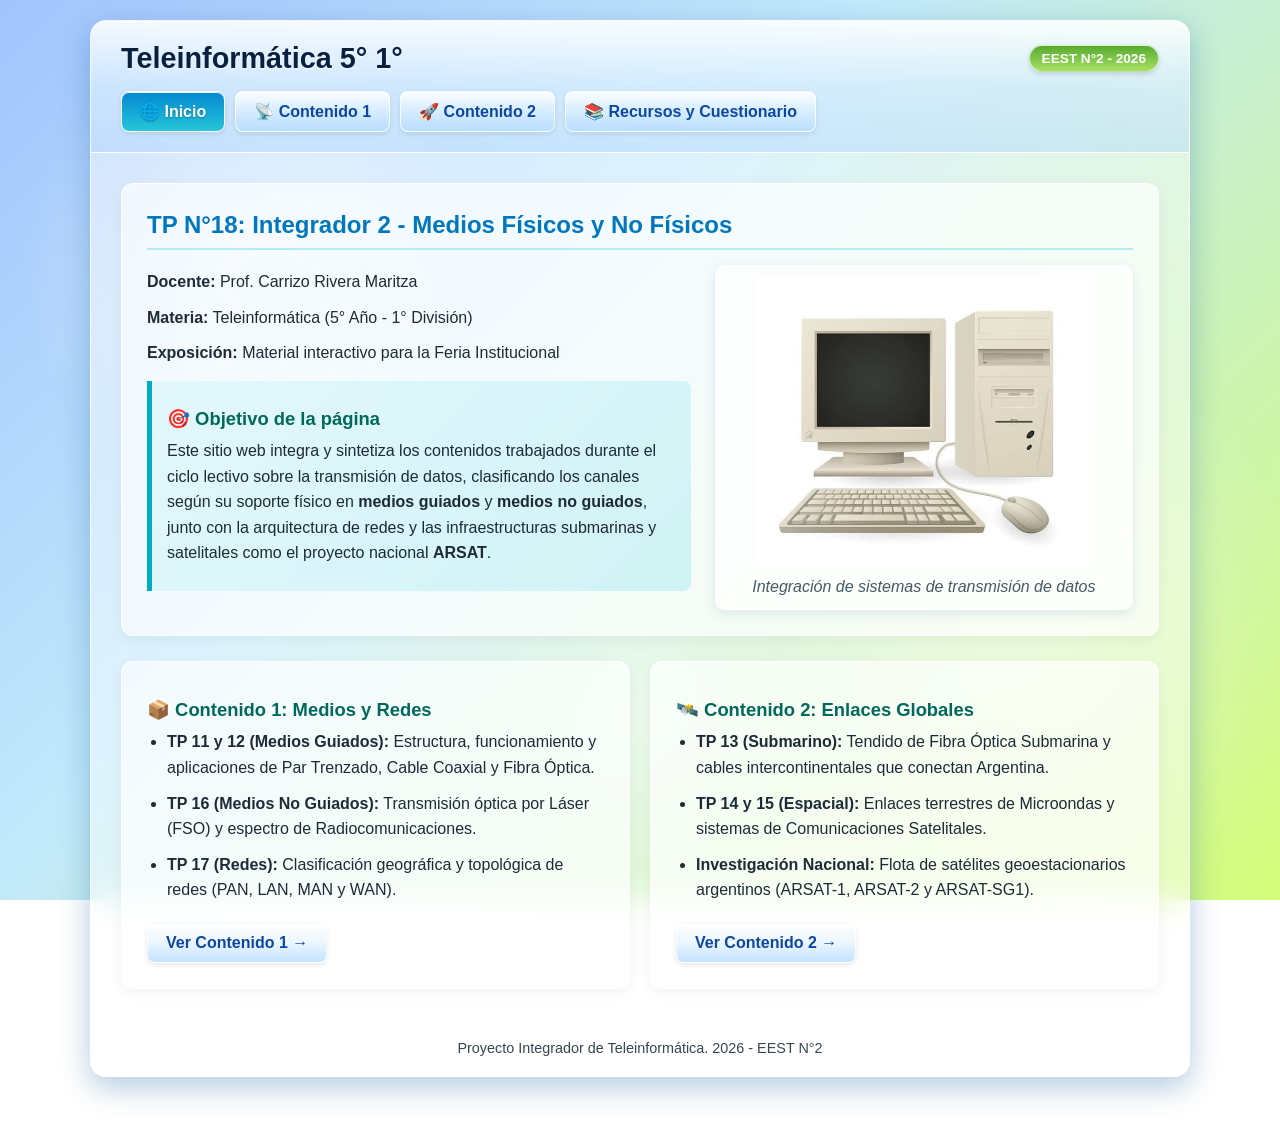
<file: index.html>
<!DOCTYPE html>
<html lang="es">
<head>
  <meta charset="UTF-8">
  <meta name="viewport" content="width=device-width, initial-scale=1.0">
  <title>TP N°18 Integrador - Teleinformática</title>
  <link rel="stylesheet" href="style.css">
  <link rel="icon" href="imagenes/images (copia 1).jpeg" type="image/png">
<meta name="viewport" content="width=device-width, initial-scale=1.0">
</head>
<body>

  <div class="window-container">
    <header>
      <div class="title-bar">
        <h1>Teleinformática 5° 1°</h1>
        <span class="badge-info">EEST N°2 - 2026</span>
      </div>
      <nav>
        <a href="index.html" class="nav-btn active">🌐 Inicio</a>
        <a href="index2.html" class="nav-btn">📡 Contenido 1</a>
        <a href="index3.html" class="nav-btn">🚀 Contenido 2</a>
        <a href="index4.html" class="nav-btn">📚 Recursos y Cuestionario</a>
      </nav>
    </header>

    <main>
      <section class="content-card">
        <h2>TP N°18: Integrador 2 - Medios Físicos y No Físicos</h2>
        
        <div class="split-content">
          <div>
            <p><strong>Docente:</strong> Prof. Carrizo Rivera Maritza</p>
            <p><strong>Materia:</strong> Teleinformática (5° Año - 1° División)</p>
            <p><strong>Exposición:</strong> Material interactivo para la Feria Institucional</p>
            
            <div class="info-box">
              <h3>🎯 Objetivo de la página</h3>
              <p>Este sitio web integra y sintetiza los contenidos trabajados durante el ciclo lectivo sobre la transmisión de datos, clasificando los canales según su soporte físico en <strong>medios guiados</strong> y <strong>medios no guiados</strong>, junto con la arquitectura de redes y las infraestructuras submarinas y satelitales como el proyecto nacional <strong>ARSAT</strong>.</p>
            </div>
          </div>

          <div class="image-box" style="margin-top: 0;">
            <img src="imagenes/images.jpeg" alt="Esquema general de telecomunicaciones">
            <p class="image-caption">Integración de sistemas de transmisión de datos</p>
          </div>
        </div>
      </section>

      <div class="grid-2">
        <div class="content-card" style="margin-bottom: 0;">
          <h3>📦 Contenido 1: Medios y Redes</h3>
          <ul>
            <li><strong>TP 11 y 12 (Medios Guiados):</strong> Estructura, funcionamiento y aplicaciones de Par Trenzado, Cable Coaxial y Fibra Óptica.</li>
            <li><strong>TP 16 (Medios No Guiados):</strong> Transmisión óptica por Láser (FSO) y espectro de Radiocomunicaciones.</li>
            <li><strong>TP 17 (Redes):</strong> Clasificación geográfica y topológica de redes (PAN, LAN, MAN y WAN).</li>
          </ul>
          <a href="index2.html" class="nav-btn" style="margin-top: 10px;">Ver Contenido 1 →</a>
        </div>

        <div class="content-card" style="margin-bottom: 0;">
          <h3>🛰️ Contenido 2: Enlaces Globales</h3>
          <ul>
            <li><strong>TP 13 (Submarino):</strong> Tendido de Fibra Óptica Submarina y cables intercontinentales que conectan Argentina.</li>
            <li><strong>TP 14 y 15 (Espacial):</strong> Enlaces terrestres de Microondas y sistemas de Comunicaciones Satelitales.</li>
            <li><strong>Investigación Nacional:</strong> Flota de satélites geoestacionarios argentinos (ARSAT-1, ARSAT-2 y ARSAT-SG1).</li>
          </ul>
          <a href="index3.html" class="nav-btn" style="margin-top: 10px;">Ver Contenido 2 →</a>
        </div>
      </div>
    </main>

    <footer>
      <p>Proyecto Integrador de Teleinformática. 2026 - EEST N°2</p>
    </footer>
  </div>

</body>
</html>
</file>
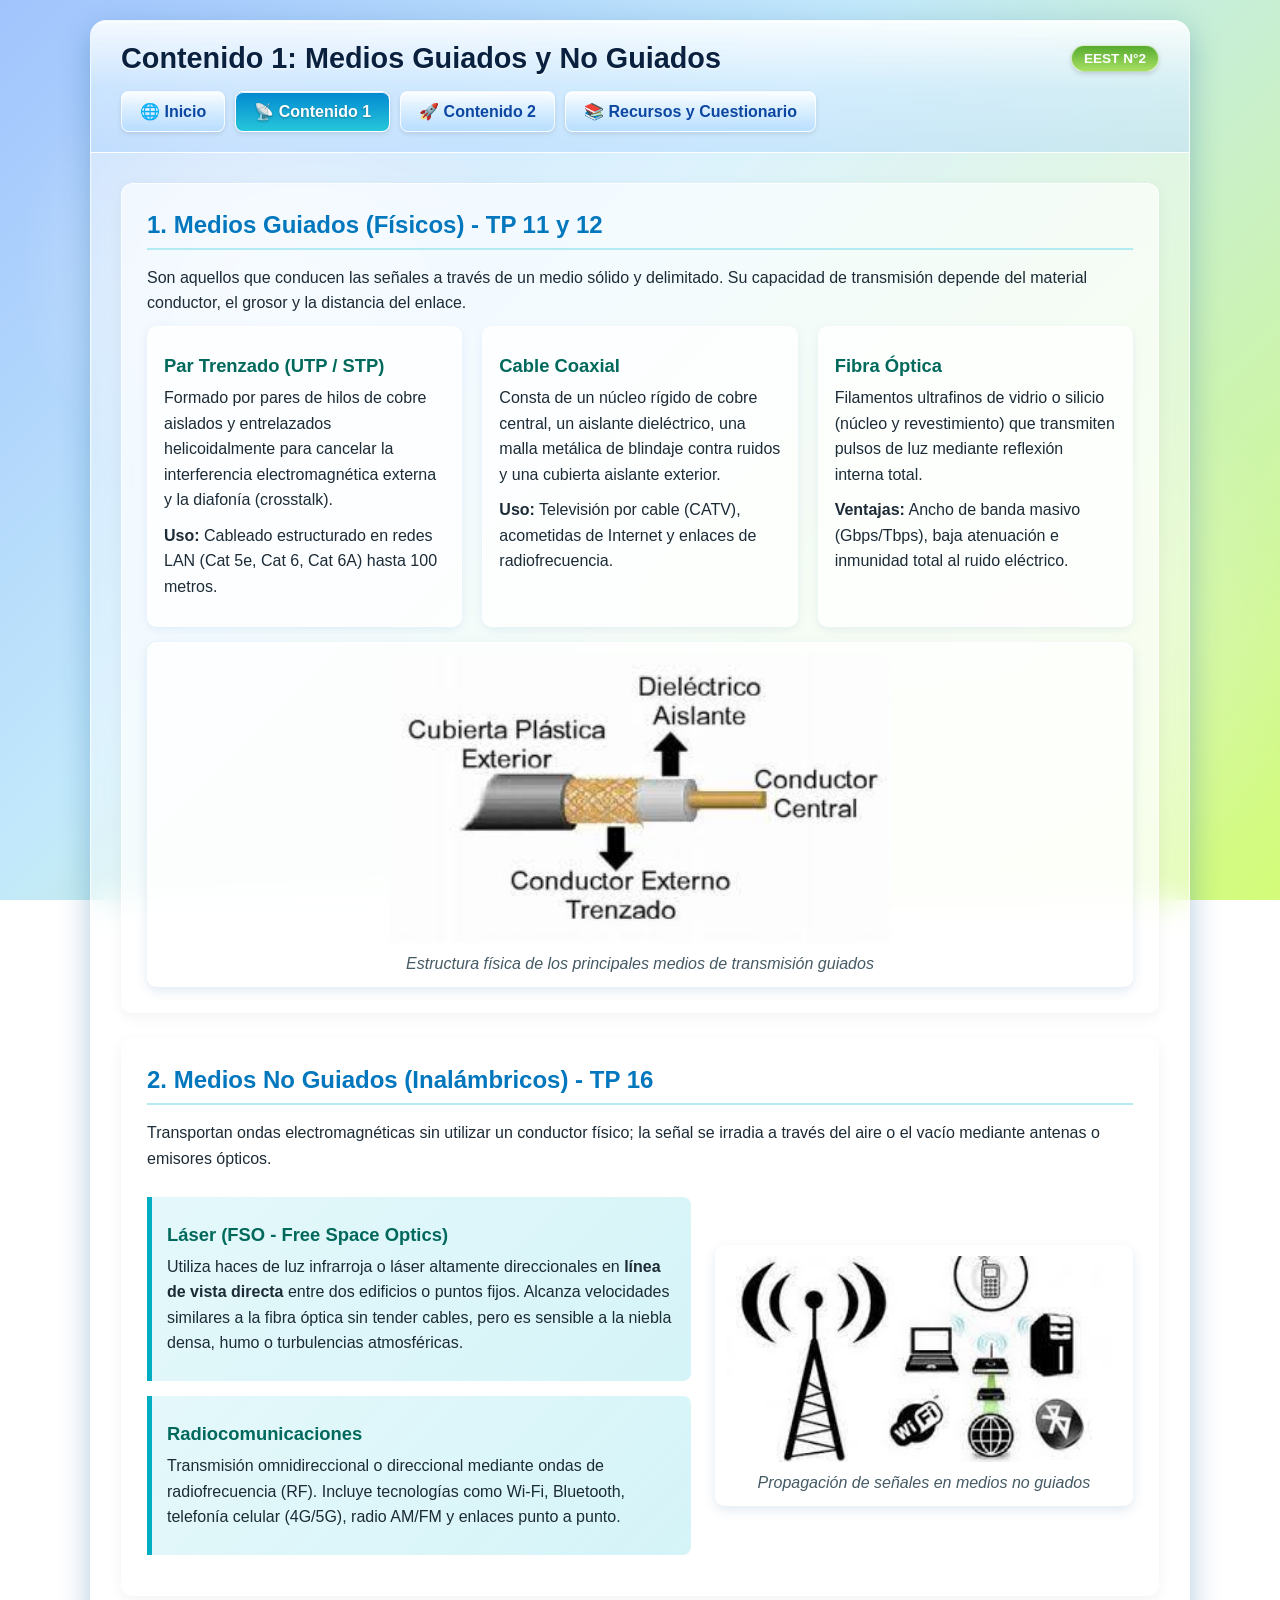
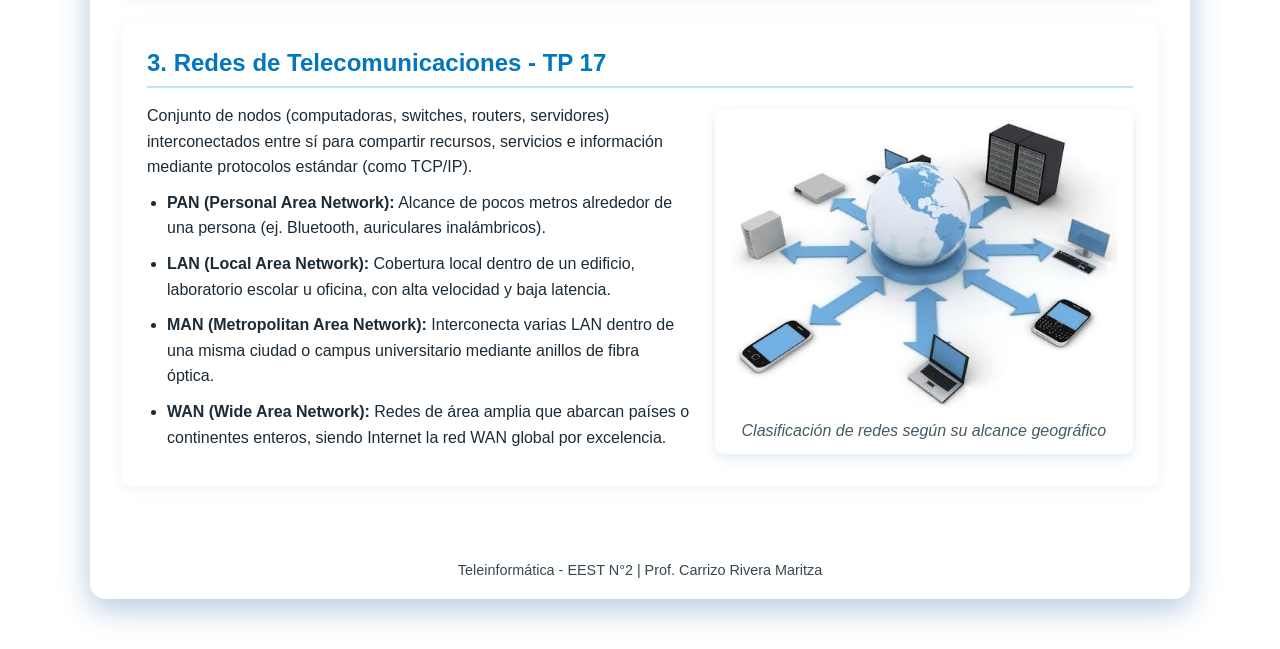
<file: index2.html>
<!DOCTYPE html>
<html lang="es">
<head>
  <meta charset="UTF-8">
  <meta name="viewport" content="width=device-width, initial-scale=1.0">
  <title>Contenido 1 - TP N°18 Teleinformática</title>
  <link rel="stylesheet" href="style.css">
  <link rel="icon" href="imagenes/images (copia 1).jpeg" type="image/png">
<meta name="viewport" content="width=device-width, initial-scale=1.0">
</head>
<body>

  <div class="window-container">
    <header>
      <div class="title-bar">
        <h1>Contenido 1: Medios Guiados y No Guiados</h1>
        <span class="badge-info">EEST N°2</span>
      </div>
      <nav>
        <a href="index.html" class="nav-btn">🌐 Inicio</a>
        <a href="index2.html" class="nav-btn active">📡 Contenido 1</a>
        <a href="index3.html" class="nav-btn">🚀 Contenido 2</a>
        <a href="index4.html" class="nav-btn">📚 Recursos y Cuestionario</a>
      </nav>
    </header>

    <main>
      <!-- Par Trenzado, Coaxial, Fibra Óptica -->
      <section class="content-card">
        <h2>1. Medios Guiados (Físicos) - TP 11 y 12</h2>
        <p>Son aquellos que conducen las señales a través de un medio sólido y delimitado. Su capacidad de transmisión depende del material conductor, el grosor y la distancia del enlace.</p>
        
        <div class="grid-3">
          <div class="sub-card">
            <div>
              <h3>Par Trenzado (UTP / STP)</h3>
              <p>Formado por pares de hilos de cobre aislados y entrelazados helicoidalmente para cancelar la interferencia electromagnética externa y la diafonía (crosstalk).</p>
              <p><strong>Uso:</strong> Cableado estructurado en redes LAN (Cat 5e, Cat 6, Cat 6A) hasta 100 metros.</p>
            </div>
          </div>
          <div class="sub-card">
            <div>
              <h3>Cable Coaxial</h3>
              <p>Consta de un núcleo rígido de cobre central, un aislante dieléctrico, una malla metálica de blindaje contra ruidos y una cubierta aislante exterior.</p>
              <p><strong>Uso:</strong> Televisión por cable (CATV), acometidas de Internet y enlaces de radiofrecuencia.</p>
            </div>
          </div>
          <div class="sub-card">
            <div>
              <h3>Fibra Óptica</h3>
              <p>Filamentos ultrafinos de vidrio o silicio (núcleo y revestimiento) que transmiten pulsos de luz mediante reflexión interna total.</p>
              <p><strong>Ventajas:</strong> Ancho de banda masivo (Gbps/Tbps), baja atenuación e inmunidad total al ruido eléctrico.</p>
            </div>
          </div>
        </div>

        <div class="image-box">
          <img src="imagenes/medio.jpeg" alt="Comparativa de cables guiados: par trenzado, coaxial y fibra óptica">
          <p class="image-caption">Estructura física de los principales medios de transmisión guiados</p>
        </div>
      </section>

      <!-- Láser y Radiocomunicaciones -->
      <section class="content-card">
        <h2>2. Medios No Guiados (Inalámbricos) - TP 16</h2>
        <p>Transportan ondas electromagnéticas sin utilizar un conductor físico; la señal se irradia a través del aire o el vacío mediante antenas o emisores ópticos.</p>
        
        <div class="split-content">
          <div>
            <div class="info-box">
              <h3>Láser (FSO - Free Space Optics)</h3>
              <p>Utiliza haces de luz infrarroja o láser altamente direccionales en <strong>línea de vista directa</strong> entre dos edificios o puntos fijos. Alcanza velocidades similares a la fibra óptica sin tender cables, pero es sensible a la niebla densa, humo o turbulencias atmosféricas.</p>
            </div>
            <div class="info-box">
              <h3>Radiocomunicaciones</h3>
              <p>Transmisión omnidireccional o direccional mediante ondas de radiofrecuencia (RF). Incluye tecnologías como Wi-Fi, Bluetooth, telefonía celular (4G/5G), radio AM/FM y enlaces punto a punto.</p>
            </div>
          </div>

          <div class="image-box" style="margin-top: 0;">
            <img src="imagenes/noguiados.jpeg" alt="Transmisión inalámbrica y espectro electromagnético">
            <p class="image-caption">Propagación de señales en medios no guiados</p>
          </div>
        </div>
      </section>

      <!-- Redes de Telecomunicaciones -->
      <section class="content-card">
        <h2>3. Redes de Telecomunicaciones - TP 17</h2>
        <div class="split-content">
          <div>
            <p>Conjunto de nodos (computadoras, switches, routers, servidores) interconectados entre sí para compartir recursos, servicios e información mediante protocolos estándar (como TCP/IP).</p>
            <ul>
              <li><strong>PAN (Personal Area Network):</strong> Alcance de pocos metros alrededor de una persona (ej. Bluetooth, auriculares inalámbricos).</li>
              <li><strong>LAN (Local Area Network):</strong> Cobertura local dentro de un edificio, laboratorio escolar u oficina, con alta velocidad y baja latencia.</li>
              <li><strong>MAN (Metropolitan Area Network):</strong> Interconecta varias LAN dentro de una misma ciudad o campus universitario mediante anillos de fibra óptica.</li>
              <li><strong>WAN (Wide Area Network):</strong> Redes de área amplia que abarcan países o continentes enteros, siendo Internet la red WAN global por excelencia.</li>
            </ul>
          </div>

          <div class="image-box" style="margin-top: 0;">
            <img src="imagenes/redes.jpeg" alt="Esquema de redes LAN, MAN y WAN">
            <p class="image-caption">Clasificación de redes según su alcance geográfico</p>
          </div>
        </div>
      </section>
    </main>

    <footer>
      <p>Teleinformática - EEST N°2 | Prof. Carrizo Rivera Maritza</p>
    </footer>
  </div>

</body>
</html>
</file>
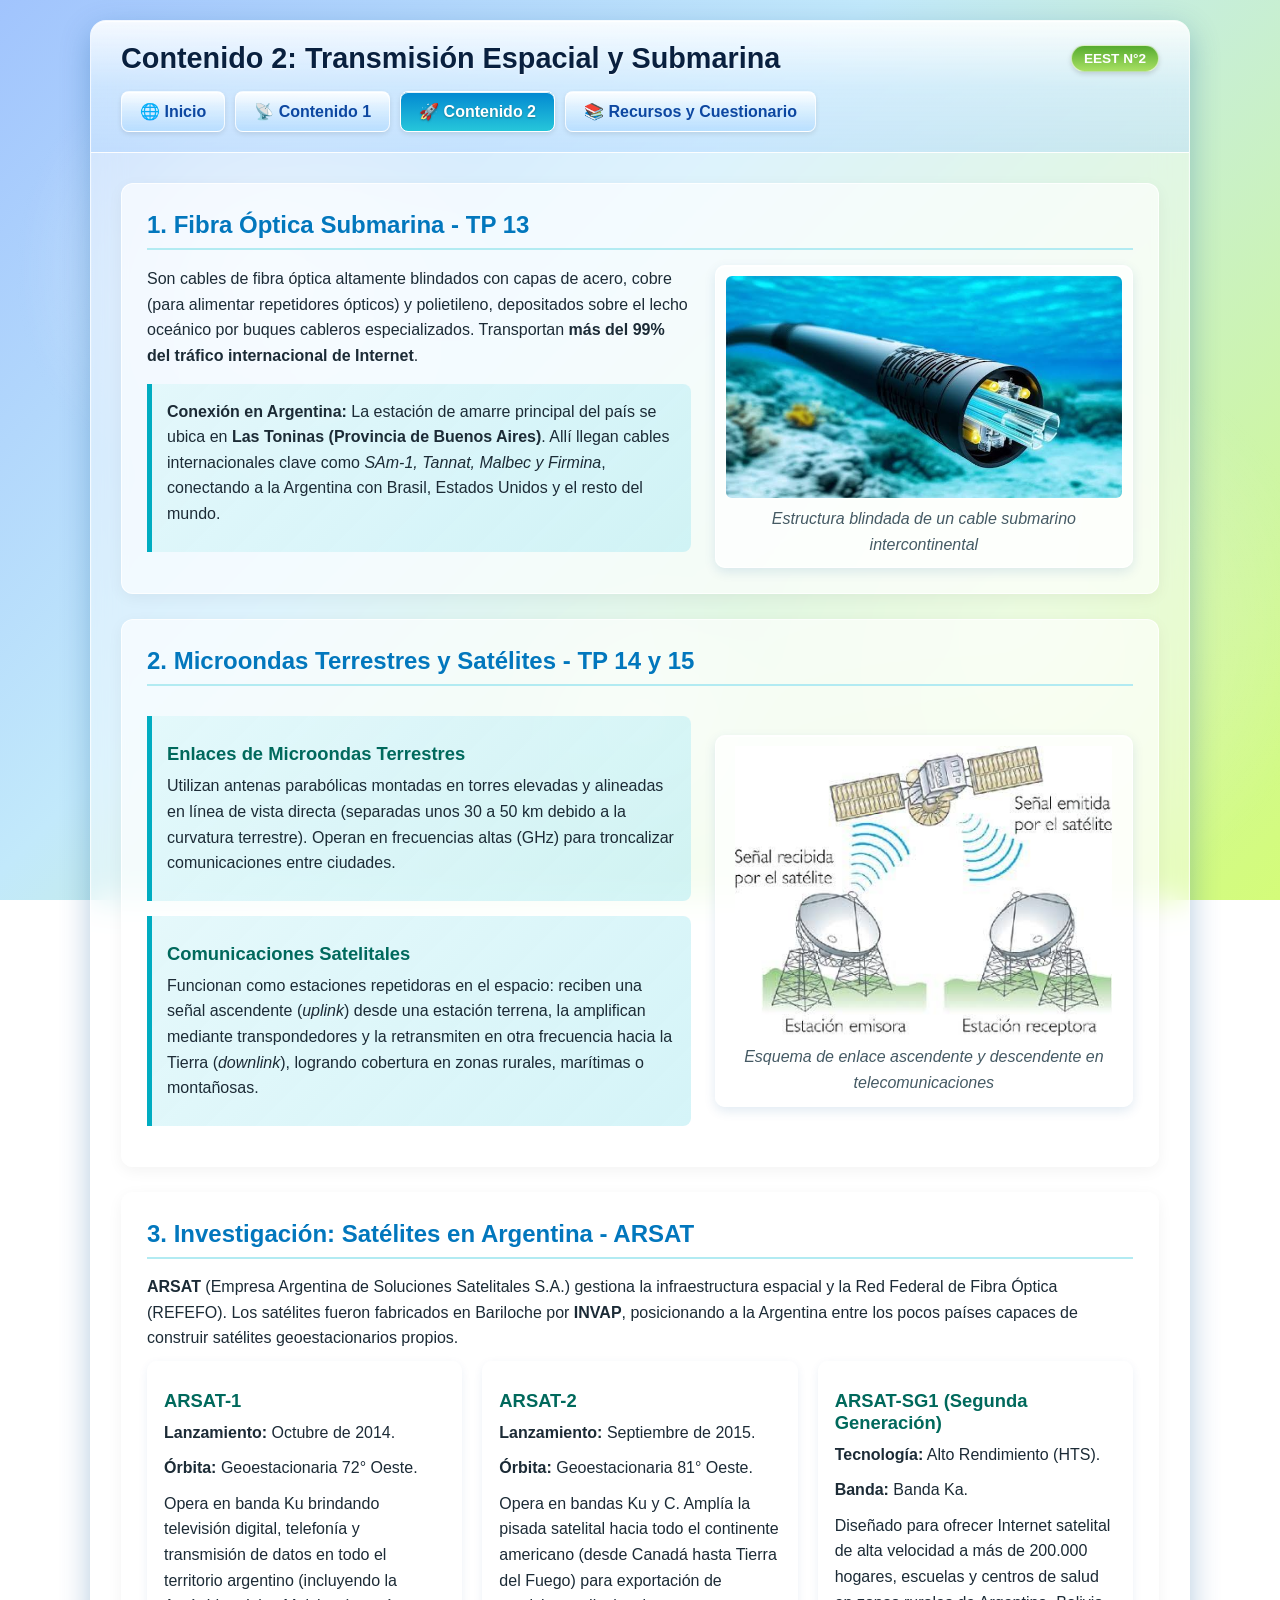
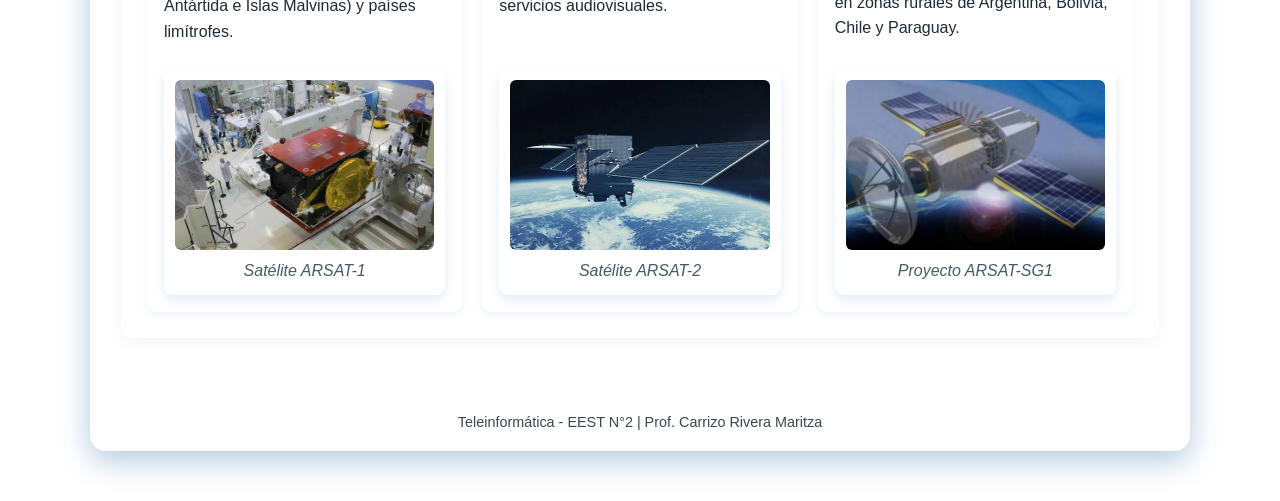
<file: index3.html>
<!DOCTYPE html>
<html lang="es">
<head>
  <meta charset="UTF-8">
  <meta name="viewport" content="width=device-width, initial-scale=1.0">
  <title>Contenido 2 - TP N°18 Teleinformática</title>
  <link rel="stylesheet" href="style.css">
  <link rel="icon" href="imagenes/images (copia 1).jpeg" type="image/png">
<meta name="viewport" content="width=device-width, initial-scale=1.0">
</head>
<body>

  <div class="window-container">
    <header>
      <div class="title-bar">
        <h1>Contenido 2: Transmisión Espacial y Submarina</h1>
        <span class="badge-info">EEST N°2</span>
      </div>
      <nav>
        <a href="index.html" class="nav-btn">🌐 Inicio</a>
        <a href="index2.html" class="nav-btn">📡 Contenido 1</a>
        <a href="index3.html" class="nav-btn active">🚀 Contenido 2</a>
        <a href="index4.html" class="nav-btn">📚 Recursos y Cuestionario</a>
      </nav>
    </header>

    <main>
      <!-- Fibra Óptica Submarina -->
      <section class="content-card">
        <h2>1. Fibra Óptica Submarina - TP 13</h2>
        <div class="split-content">
          <div>
            <p>Son cables de fibra óptica altamente blindados con capas de acero, cobre (para alimentar repetidores ópticos) y polietileno, depositados sobre el lecho oceánico por buques cableros especializados. Transportan <strong>más del 99% del tráfico internacional de Internet</strong>.</p>
            <div class="info-box">
              <p><strong>Conexión en Argentina:</strong> La estación de amarre principal del país se ubica en <strong>Las Toninas (Provincia de Buenos Aires)</strong>. Allí llegan cables internacionales clave como <em>SAm-1, Tannat, Malbec y Firmina</em>, conectando a la Argentina con Brasil, Estados Unidos y el resto del mundo.</p>
            </div>
          </div>

          <div class="image-box" style="margin-top: 0;">
            <img src="imagenes/subarino.jpeg" alt="Cable de fibra óptica submarina y sus capas de protección">
            <p class="image-caption">Estructura blindada de un cable submarino intercontinental</p>
          </div>
        </div>
      </section>

      <!-- Microondas y Satélites -->
      <section class="content-card">
        <h2>2. Microondas Terrestres y Satélites - TP 14 y 15</h2>
        <div class="split-content">
          <div>
            <div class="info-box">
              <h3>Enlaces de Microondas Terrestres</h3>
              <p>Utilizan antenas parabólicas montadas en torres elevadas y alineadas en línea de vista directa (separadas unos 30 a 50 km debido a la curvatura terrestre). Operan en frecuencias altas (GHz) para troncalizar comunicaciones entre ciudades.</p>
            </div>
            <div class="info-box">
              <h3>Comunicaciones Satelitales</h3>
              <p>Funcionan como estaciones repetidoras en el espacio: reciben una señal ascendente (<em>uplink</em>) desde una estación terrena, la amplifican mediante transpondedores y la retransmiten en otra frecuencia hacia la Tierra (<em>downlink</em>), logrando cobertura en zonas rurales, marítimas o montañosas.</p>
            </div>
          </div>

          <div class="image-box" style="margin-top: 0;">
            <img src="imagenes/satelites.jpeg" alt="Comunicación satelital y enlaces de microondas">
            <p class="image-caption">Esquema de enlace ascendente y descendente en telecomunicaciones</p>
          </div>
        </div>
      </section>

      <!-- Investigación ARSAT -->
      <section class="content-card">
        <h2>3. Investigación: Satélites en Argentina - ARSAT</h2>
        <p><strong>ARSAT</strong> (Empresa Argentina de Soluciones Satelitales S.A.) gestiona la infraestructura espacial y la Red Federal de Fibra Óptica (REFEFO). Los satélites fueron fabricados en Bariloche por <strong>INVAP</strong>, posicionando a la Argentina entre los pocos países capaces de construir satélites geoestacionarios propios.</p>
        
        <div class="grid-3">
          <div class="sub-card">
            <div>
              <h3>ARSAT-1</h3>
              <p><strong>Lanzamiento:</strong> Octubre de 2014.</p>
              <p><strong>Órbita:</strong> Geoestacionaria 72° Oeste.</p>
              <p>Opera en banda Ku brindando televisión digital, telefonía y transmisión de datos en todo el territorio argentino (incluyendo la Antártida e Islas Malvinas) y países limítrofes.</p>
            </div>
            <div class="image-box card-img">
              <img src="imagenes/arsat1.jpg" alt="Satélite ARSAT-1">
              <p class="image-caption">Satélite ARSAT-1</p>
            </div>
          </div>

          <div class="sub-card">
            <div>
              <h3>ARSAT-2</h3>
              <p><strong>Lanzamiento:</strong> Septiembre de 2015.</p>
              <p><strong>Órbita:</strong> Geoestacionaria 81° Oeste.</p>
              <p>Opera en bandas Ku y C. Amplía la pisada satelital hacia todo el continente americano (desde Canadá hasta Tierra del Fuego) para exportación de servicios audiovisuales.</p>
            </div>
            <div class="image-box card-img">
              <img src="imagenes/arsat2.jpeg" alt="Satélite ARSAT-2">
              <p class="image-caption">Satélite ARSAT-2</p>
            </div>
          </div>

          <div class="sub-card">
            <div>
              <h3>ARSAT-SG1 (Segunda Generación)</h3>
              <p><strong>Tecnología:</strong> Alto Rendimiento (HTS).</p>
              <p><strong>Banda:</strong> Banda Ka.</p>
              <p>Diseñado para ofrecer Internet satelital de alta velocidad a más de 200.000 hogares, escuelas y centros de salud en zonas rurales de Argentina, Bolivia, Chile y Paraguay.</p>
            </div>
            <div class="image-box card-img">
              <img src="imagenes/arsat3.jpeg" alt="Proyecto satelital ARSAT-SG1">
              <p class="image-caption">Proyecto ARSAT-SG1</p>
            </div>
          </div>
        </div>
      </section>
    </main>

    <footer>
      <p>Teleinformática - EEST N°2 | Prof. Carrizo Rivera Maritza</p>
    </footer>
  </div>

</body>
</html>
</file>
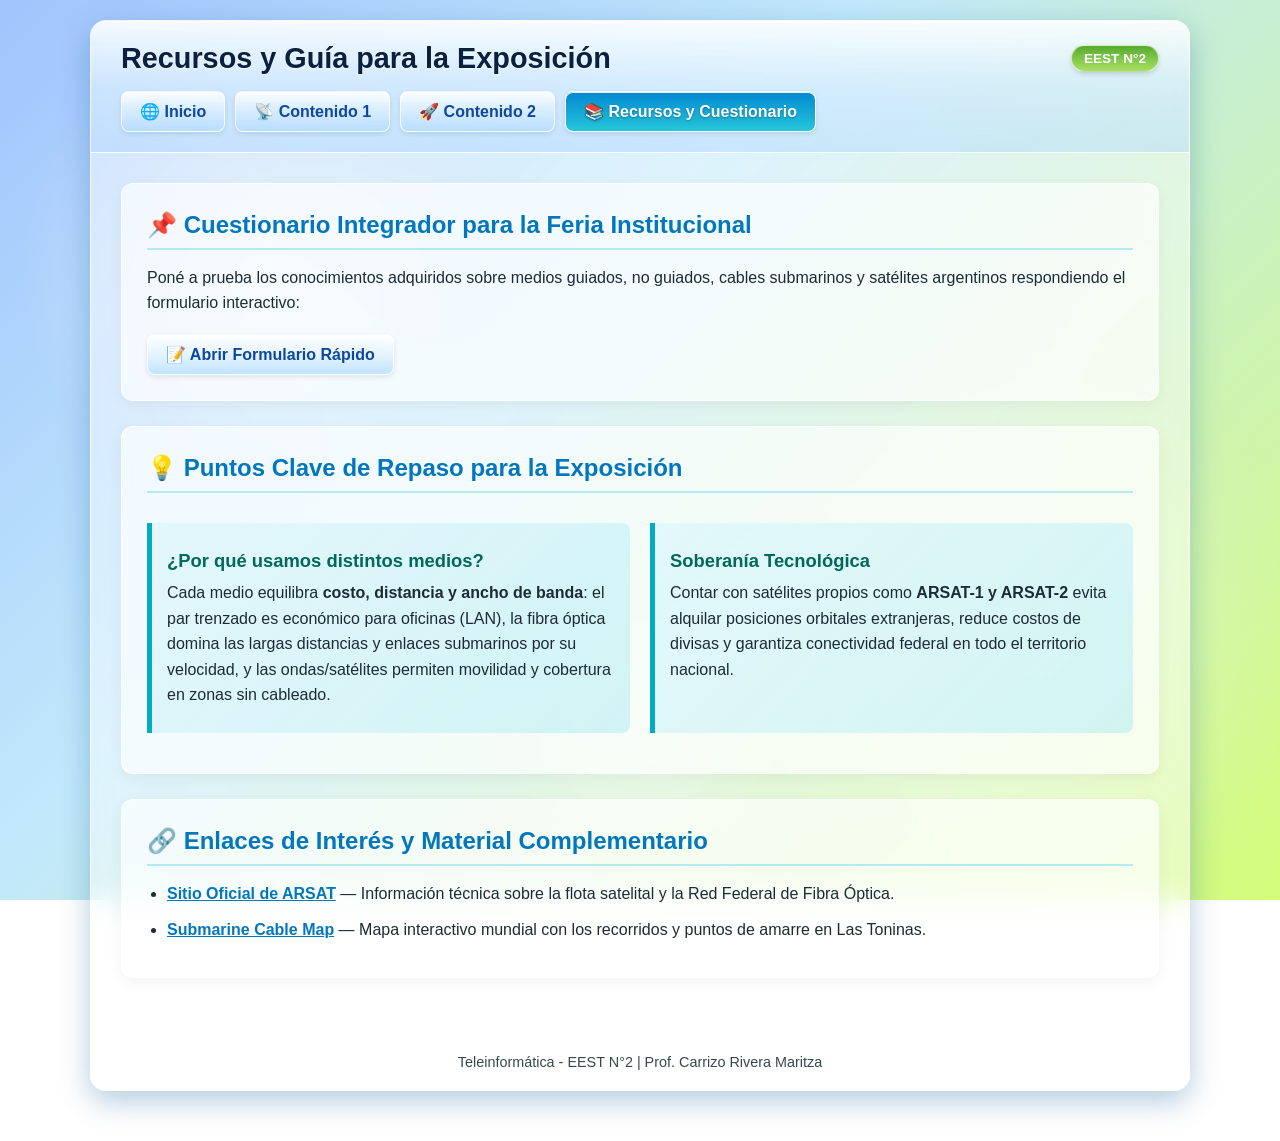
<file: index4.html>
<!DOCTYPE html>
<html lang="es">
<head>
  <meta charset="UTF-8">
  <meta name="viewport" content="width=device-width, initial-scale=1.0">
  <title>Recursos - TP N°18 Teleinformática</title>
  <link rel="stylesheet" href="style.css">
  <link rel="icon" href="imagenes/logo_tec(1).png" type="image/png">
<meta name="viewport" content="width=device-width, initial-scale=1.0">
</head>
<body>

  <div class="window-container">
    <header>
      <div class="title-bar">
        <h1>Recursos y Guía para la Exposición</h1>
        <span class="badge-info">EEST N°2</span>
      </div>
      <nav>
        <a href="index.html" class="nav-btn">🌐 Inicio</a>
        <a href="index2.html" class="nav-btn">📡 Contenido 1</a>
        <a href="index3.html" class="nav-btn">🚀 Contenido 2</a>
        <a href="index4.html" class="nav-btn active">📚 Recursos y Cuestionario</a>
      </nav>
    </header>

    <main>
      <section class="content-card">
        <h2>📌 Cuestionario Integrador para la Feria Institucional</h2>
        <p>Poné a prueba los conocimientos adquiridos sobre medios guiados, no guiados, cables submarinos y satélites argentinos respondiendo el formulario interactivo:</p>
        <a href="https://forms.gle/Jpb5AA8SuLTNGWpH9" target="_blank" class="nav-btn" style="margin-top: 8px;">📝 Abrir Formulario Rápido</a>
      </section>

      <section class="content-card">
        <h2>💡 Puntos Clave de Repaso para la Exposición</h2>
        <div class="grid-2">
          <div class="info-box">
            <h3>¿Por qué usamos distintos medios?</h3>
            <p>Cada medio equilibra <strong>costo, distancia y ancho de banda</strong>: el par trenzado es económico para oficinas (LAN), la fibra óptica domina las largas distancias y enlaces submarinos por su velocidad, y las ondas/satélites permiten movilidad y cobertura en zonas sin cableado.</p>
          </div>
          <div class="info-box">
            <h3>Soberanía Tecnológica</h3>
            <p>Contar con satélites propios como <strong>ARSAT-1 y ARSAT-2</strong> evita alquilar posiciones orbitales extranjeras, reduce costos de divisas y garantiza conectividad federal en todo el territorio nacional.</p>
          </div>
        </div>
      </section>

      <section class="content-card">
        <h2>🔗 Enlaces de Interés y Material Complementario</h2>
        <ul>
          <li><a href="https://www.arsat.com.ar" target="_blank" style="color: #0277bd; font-weight: 600;">Sitio Oficial de ARSAT</a> — Información técnica sobre la flota satelital y la Red Federal de Fibra Óptica.</li>
          <li><a href="https://www.submarinecablemap.com" target="_blank" style="color: #0277bd; font-weight: 600;">Submarine Cable Map</a> — Mapa interactivo mundial con los recorridos y puntos de amarre en Las Toninas.</li>
        </ul>
      </section>
    </main>

    <footer>
      <p>Teleinformática - EEST N°2 | Prof. Carrizo Rivera Maritza</p>
    </footer>
  </div>

</body>
</html>
</file>
<file: style.css>
/* ==========================================================================
   ESTILOS GENERALES Y TEMA FRUTIGER AERO (RESPONSIVE)
   ========================================================================== */

:root {
  --aero-blue: #0082c8;
  --aero-sky: #4fc3f7;
  --aero-green: #38ef7d;
  --aero-dark-blue: #09203f;
  --aero-glass: rgba(255, 255, 255, 0.45);
  --aero-glass-border: rgba(255, 255, 255, 0.7);
  --aero-shadow: 0 10px 30px rgba(0, 80, 150, 0.3);
  --text-main: #1c2b36;
}

* {
  box-sizing: border-box;
  margin: 0;
  padding: 0;
}

body {
  font-family: 'Segoe UI', Tahoma, Geneva, Verdana, sans-serif;
  color: var(--text-main);
  background: linear-gradient(135deg, #a1c4fd 0%, #c2e9fb 40%, #d4fc79 100%);
  background-attachment: fixed;
  min-height: 100vh;
  display: flex;
  flex-direction: column;
  align-items: center;
  padding: 20px;
  overflow-x: hidden;
  position: relative;
}

/* Efecto de burbujas flotantes de fondo */
body::before {
  content: '';
  position: fixed;
  top: 0;
  left: 0;
  width: 100%;
  height: 100%;
  background-image: 
    radial-gradient(circle at 20% 30%, rgba(255, 255, 255, 0.4) 0%, rgba(255, 255, 255, 0) 20%),
    radial-gradient(circle at 80% 70%, rgba(255, 255, 255, 0.3) 0%, rgba(255, 255, 255, 0) 25%),
    radial-gradient(circle at 50% 80%, rgba(255, 255, 255, 0.35) 0%, rgba(255, 255, 255, 0) 15%);
  pointer-events: none;
  z-index: 0;
}

/* Encabezado y Ventana Aero Glass */
.window-container {
  width: 100%;
  max-width: 1100px;
  background: var(--aero-glass);
  backdrop-filter: blur(16px);
  -webkit-backdrop-filter: blur(16px);
  border: 1px solid var(--aero-glass-border);
  border-radius: 16px;
  box-shadow: var(--aero-shadow), inset 0 1px 1px rgba(255, 255, 255, 0.9);
  z-index: 1;
  overflow: hidden;
  margin-bottom: 30px;
}

header {
  background: linear-gradient(180deg, rgba(255,255,255,0.8) 0%, rgba(200,230,255,0.5) 50%, rgba(150,200,255,0.3) 100%);
  padding: 20px 30px;
  border-bottom: 1px solid rgba(255, 255, 255, 0.6);
  display: flex;
  flex-direction: column;
  gap: 15px;
}

.title-bar {
  display: flex;
  justify-content: space-between;
  align-items: center;
  flex-wrap: wrap;
  gap: 10px;
}

.title-bar h1 {
  font-size: 1.8rem;
  color: var(--aero-dark-blue);
  text-shadow: 0 1px 2px rgba(255, 255, 255, 0.8);
  font-weight: 700;
  line-height: 1.2;
}

.badge-info {
  background: linear-gradient(180deg, #56ab2f 0%, #a8e063 100%);
  color: white;
  padding: 5px 12px;
  border-radius: 20px;
  font-size: 0.85rem;
  font-weight: bold;
  box-shadow: 0 2px 5px rgba(0,0,0,0.15);
  border: 1px solid rgba(255,255,255,0.6);
  white-space: nowrap;
}

/* Menú de Navegación */
nav {
  display: flex;
  gap: 10px;
  flex-wrap: wrap;
}

.nav-btn {
  text-decoration: none;
  color: #0d47a1;
  padding: 10px 18px;
  border-radius: 8px;
  background: linear-gradient(180deg, rgba(255, 255, 255, 0.9) 0%, rgba(220, 240, 255, 0.6) 50%, rgba(180, 220, 255, 0.8) 100%);
  border: 1px solid rgba(255, 255, 255, 0.8);
  box-shadow: 0 2px 5px rgba(0, 0, 0, 0.1), inset 0 1px 0 rgba(255, 255, 255, 0.9);
  font-weight: 600;
  transition: all 0.25s ease;
  display: inline-flex;
  align-items: center;
  justify-content: center;
  gap: 8px;
  text-align: center;
}

.nav-btn:hover {
  background: linear-gradient(180deg, #ffffff 0%, #b3e5fc 50%, #81d4fa 100%);
  transform: translateY(-2px);
  box-shadow: 0 4px 12px rgba(3, 169, 244, 0.4);
}

.nav-btn.active {
  background: linear-gradient(180deg, #0288d1 0%, #26c6da 100%);
  color: white;
  border-color: #ffffff;
  text-shadow: 0 1px 2px rgba(0,0,0,0.3);
}

/* Áreas de Contenido */
main {
  padding: 30px;
}

.content-card {
  background: rgba(255, 255, 255, 0.65);
  border-radius: 12px;
  padding: 25px;
  margin-bottom: 25px;
  border: 1px solid rgba(255, 255, 255, 0.8);
  box-shadow: 0 4px 15px rgba(0, 0, 0, 0.05);
}

.content-card h2 {
  color: #0277bd;
  margin-bottom: 15px;
  border-bottom: 2px solid #b2ebf2;
  padding-bottom: 8px;
  font-size: 1.5rem;
  line-height: 1.3;
}

.content-card h3 {
  color: #00695c;
  margin: 12px 0 8px 0;
  font-size: 1.15rem;
}

.content-card p, .content-card li {
  line-height: 1.6;
  margin-bottom: 10px;
  font-size: 1rem;
  overflow-wrap: break-word;
}

.content-card ul {
  padding-left: 20px;
}

/* Contenedores de Grillas Seguras para Móvil */
.grid-2 {
  display: grid;
  grid-template-columns: repeat(auto-fit, minmax(min(100%, 300px), 1fr));
  gap: 20px;
}

.grid-3 {
  display: grid;
  grid-template-columns: repeat(auto-fit, minmax(min(100%, 260px), 1fr));
  gap: 20px;
}

/* Distribución texto + imagen lado a lado */
.split-content {
  display: grid;
  grid-template-columns: 1.3fr 1fr;
  gap: 24px;
  align-items: center;
}

/* Cajas Destacadas Aero */
.info-box {
  background: linear-gradient(135deg, rgba(224, 247, 250, 0.85) 0%, rgba(178, 235, 242, 0.55) 100%);
  border-left: 5px solid #00acc1;
  padding: 15px;
  border-radius: 0 8px 8px 0;
  margin: 15px 0;
}

/* Tarjetas individuales dentro de grillas */
.sub-card {
  background: rgba(255, 255, 255, 0.75);
  border: 1px solid rgba(255, 255, 255, 0.9);
  border-radius: 10px;
  padding: 16px;
  display: flex;
  flex-direction: column;
  justify-content: space-between;
  box-shadow: 0 3px 10px rgba(0, 80, 150, 0.08);
}

/* Contenedores de Imágenes Acomodados */
.image-box {
  width: 100%;
  background: rgba(255, 255, 255, 0.7);
  border: 1px solid rgba(255, 255, 255, 0.95);
  border-radius: 10px;
  padding: 10px;
  margin-top: 15px;
  display: flex;
  flex-direction: column;
  align-items: center;
  justify-content: center;
  box-shadow: 0 4px 12px rgba(0, 80, 150, 0.12), inset 0 1px 0 rgba(255, 255, 255, 1);
  overflow: hidden;
}

.image-box img {
  width: 100%;
  max-height: 290px;
  object-fit: contain;
  border-radius: 6px;
  display: block;
}

.image-box.card-img img {
  height: 170px;
  max-height: 170px;
  object-fit: cover;
}

.image-caption {
  font-size: 0.85rem;
  color: #455a64;
  margin-top: 8px;
  margin-bottom: 0 !important;
  text-align: center;
  font-style: italic;
}

/* Pie de Página */
footer {
  text-align: center;
  padding: 20px;
  background: rgba(255, 255, 255, 0.4);
  border-top: 1px solid rgba(255, 255, 255, 0.6);
  font-size: 0.9rem;
  color: #37474f;
}

/* ==========================================================================
   ADAPTACIÓN RESPONSIVE (TABLETS Y CELULARES)
   ========================================================================== */

@media (max-width: 768px) {
  body {
    padding: 10px;
  }

  .window-container {
    border-radius: 12px;
    margin-bottom: 15px;
  }

  header {
    padding: 16px;
  }

  .title-bar h1 {
    font-size: 1.35rem;
  }

  /* Menú en grilla de 2x2 para dedos en pantalla táctil */
  nav {
    display: grid;
    grid-template-columns: repeat(2, 1fr);
    gap: 8px;
  }

  .nav-btn {
    padding: 10px 10px;
    font-size: 0.9rem;
    width: 100%;
  }

  main {
    padding: 16px;
  }

  .content-card {
    padding: 18px 15px;
    margin-bottom: 18px;
  }

  .content-card h2 {
    font-size: 1.25rem;
  }

  .content-card h3 {
    font-size: 1.08rem;
  }

  .content-card p, .content-card li {
    font-size: 0.95rem;
  }

  /* Apilar texto e imagen en una columna */
  .split-content {
    grid-template-columns: 1fr;
    gap: 16px;
  }

  /* Asegurar que la imagen quede debajo del texto en móvil */
  .split-content .image-box {
    order: 2;
  }

  .image-box img {
    max-height: 220px;
  }

  .image-box.card-img img {
    height: 190px;
    max-height: 190px;
  }
}

@media (max-width: 400px) {
  body {
    padding: 6px;
  }

  header {
    padding: 12px;
  }

  .title-bar h1 {
    font-size: 1.15rem;
  }

  /* En pantallas muy angostas, botones de navegación en 1 columna */
  nav {
    grid-template-columns: 1fr;
  }

  main {
    padding: 12px;
  }

  .content-card {
    padding: 14px 12px;
  }
}
</file>
